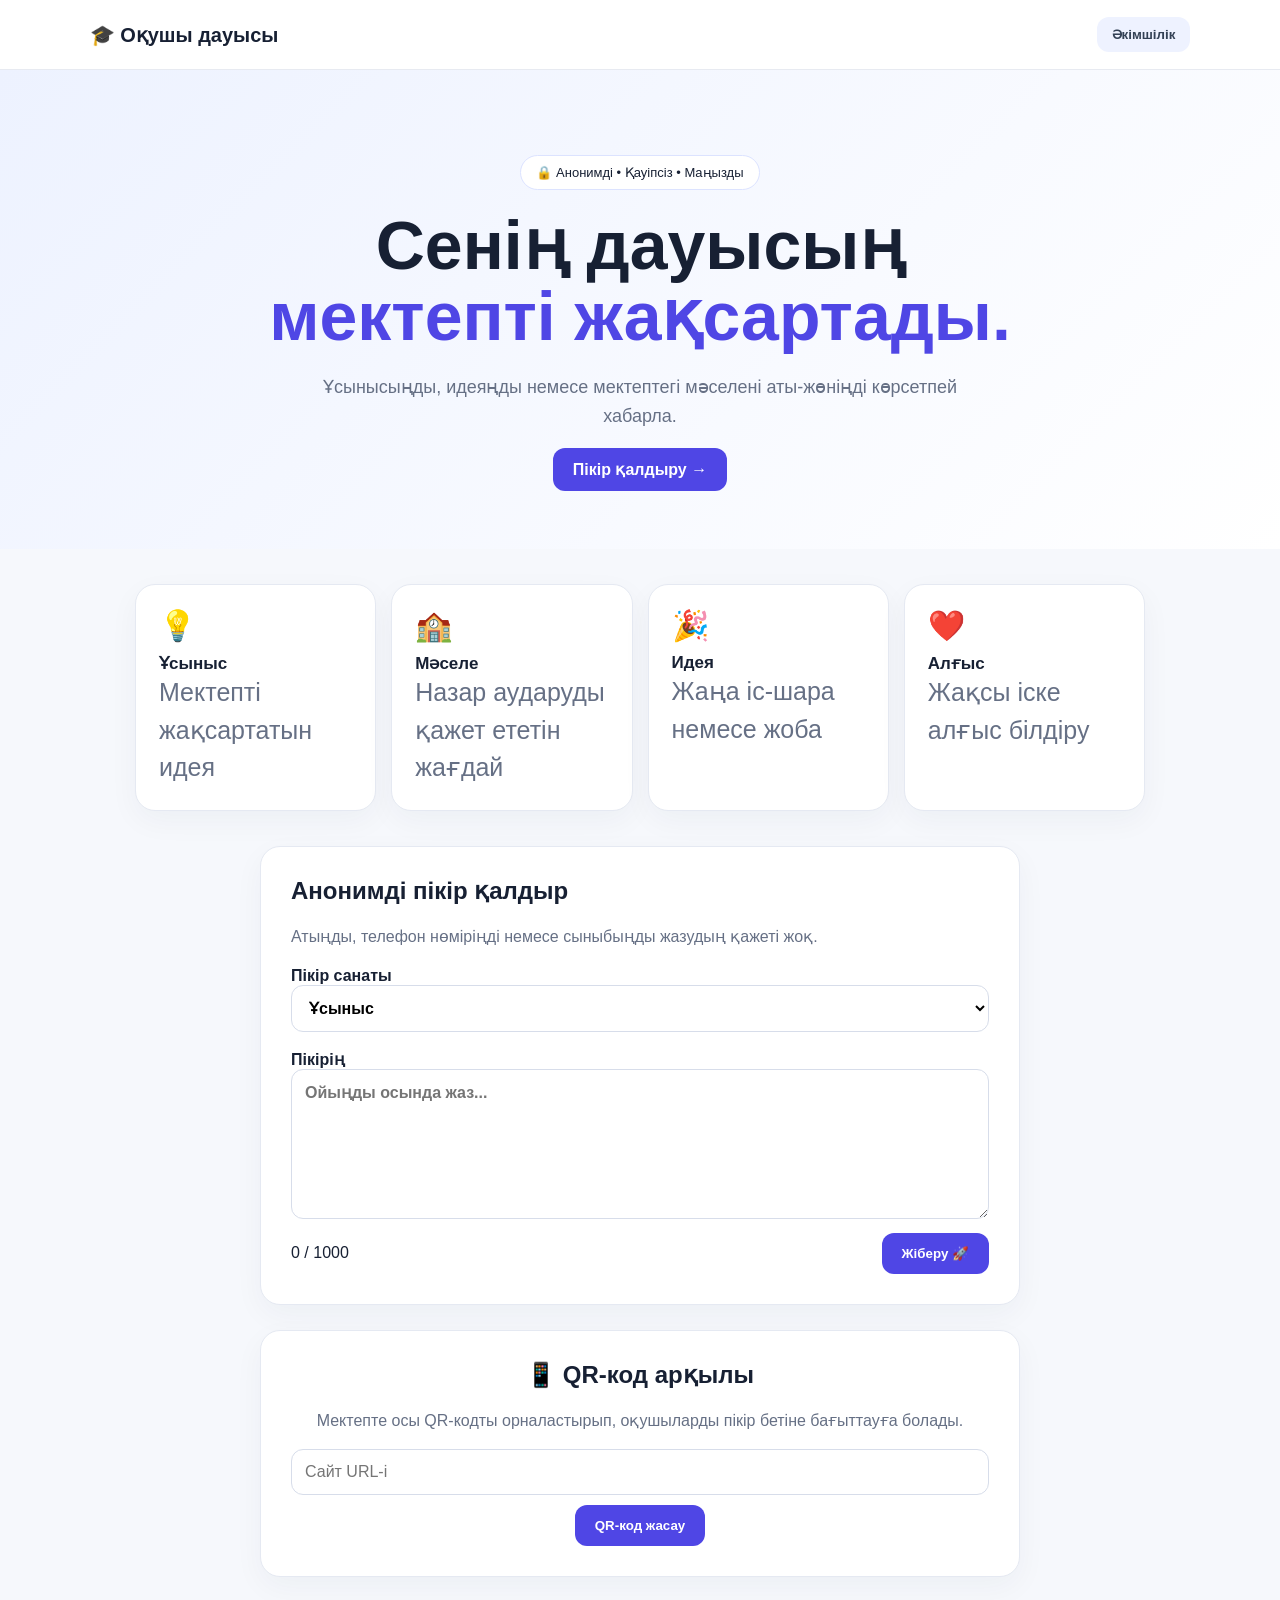
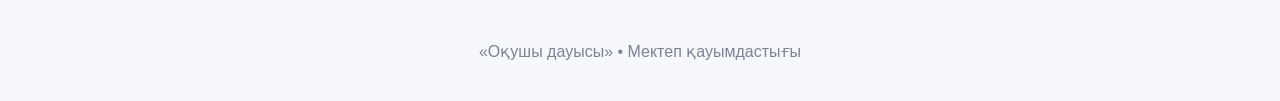
<file: index.html>
<!doctype html>
<html lang="kk"><head><meta charset="utf-8"><meta name="viewport" content="width=device-width,initial-scale=1">
<title>Оқушы дауысы</title><link rel="stylesheet" href="style.css"></head>
<body>
<header><div class="logo">🎓 Оқушы дауысы</div><button onclick="location.href='admin.html'">Әкімшілік</button></header>
<main>
<section class="hero"><div class="pill">🔒 Анонимді • Қауіпсіз • Маңызды</div><h1>Сенің дауысың<br><span>мектепті жақсартады.</span></h1><p>Ұсынысыңды, идеяңды немесе мектептегі мәселені аты-жөніңді көрсетпей хабарла.</p><a class="cta" href="#feedback">Пікір қалдыру →</a></section>
<section class="features"><article>💡<b>Ұсыныс</b><small>Мектепті жақсартатын идея</small></article><article>🏫<b>Мәселе</b><small>Назар аударуды қажет ететін жағдай</small></article><article>🎉<b>Идея</b><small>Жаңа іс-шара немесе жоба</small></article><article>❤️<b>Алғыс</b><small>Жақсы іске алғыс білдіру</small></article></section>
<section id="feedback" class="panel"><h2>Анонимді пікір қалдыр</h2><p>Атыңды, телефон нөміріңді немесе сыныбыңды жазудың қажеті жоқ.</p>
<form id="form"><label>Пікір санаты<select id="category"><option>Ұсыныс</option><option>Мәселе</option><option>Іс-шара идеясы</option><option>Алғыс</option><option>Басқа</option></select></label>
<label>Пікірің<textarea id="message" maxlength="1000" required placeholder="Ойыңды осында жаз..."></textarea></label><div class="bottom"><span id="count">0 / 1000</span><button class="cta" type="submit">Жіберу 🚀</button></div></form><div id="ok" class="ok">✅ Пікірің қабылданды. Рақмет!</div></section>
<section class="qr panel"><h2>📱 QR-код арқылы</h2><p>Мектепте осы QR-кодты орналастырып, оқушыларды пікір бетіне бағыттауға болады.</p><input id="url" placeholder="Сайт URL-і"><button onclick="qr()">QR-код жасау</button><div id="qr"></div></section>
</main><footer>«Оқушы дауысы» • Мектеп қауымдастығы</footer><script src="app.js"></script></body></html>
</file>
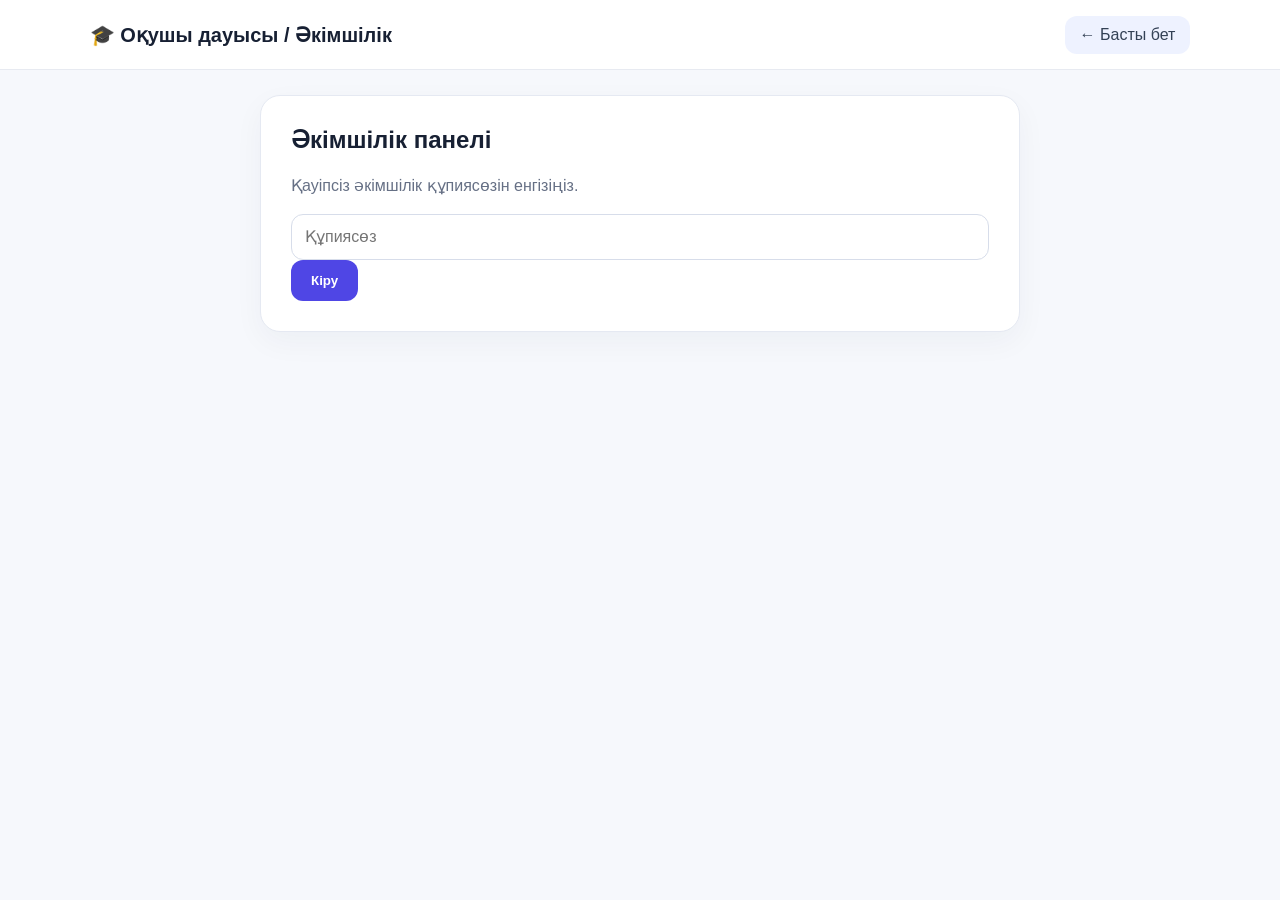
<file: admin.html>
<!doctype html><html lang="kk"><head><meta charset="utf-8"><meta name="viewport" content="width=device-width,initial-scale=1"><title>Әкімшілік | Оқушы дауысы</title><link rel="stylesheet" href="style.css"></head>
<body><header><div class="logo">🎓 Оқушы дауысы / Әкімшілік</div><a href="index.html">← Басты бет</a></header><main><section class="panel admin"><h1>Әкімшілік панелі</h1><div id="login"><p>Қауіпсіз әкімшілік құпиясөзін енгізіңіз.</p><input id="pass" type="password" placeholder="Құпиясөз"><button onclick="login()">Кіру</button></div>
<div id="dash" class="hide"><div class="stats"><div><b id="total">0</b><small>Барлық пікір</small></div><div><b id="new">0</b><small>Жаңа пікір</small></div></div><button class="danger" onclick="clearAll()">Барлығын өшіру</button><div id="list"></div></div></section></main><script src="admin.js"></script></body></html>
</file>
<file: style.css>
*{box-sizing:border-box}body{margin:0;background:#f6f8fc;color:#172033;font-family:Arial,sans-serif}header{height:70px;background:#fff;border-bottom:1px solid #e7eaf1;padding:0 7%;display:flex;align-items:center;justify-content:space-between;position:sticky;top:0;z-index:5}.logo{font-weight:800;font-size:20px}header button,header a{border:0;background:#eef2ff;color:#334155;padding:10px 15px;border-radius:12px;text-decoration:none;cursor:pointer}.hero{text-align:center;padding:85px 20px 70px;background:linear-gradient(135deg,#edf2ff,#fff)}.pill{display:inline-block;background:#fff;border:1px solid #dce3ff;padding:9px 15px;border-radius:50px;font-size:13px}.hero h1{font-size:clamp(40px,7vw,68px);line-height:1.05;margin:20px 0}.hero h1 span{color:#4f46e5}.hero p{max-width:680px;margin:0 auto 30px;color:#667085;font-size:18px;line-height:1.6}.cta,button{border:0;border-radius:12px;padding:13px 20px;background:#4f46e5;color:white;font-weight:700;cursor:pointer;text-decoration:none}.features{max-width:1050px;margin:35px auto;display:grid;grid-template-columns:repeat(4,1fr);gap:15px;padding:0 20px}.features article,.panel{background:#fff;border:1px solid #e5e9f2;border-radius:20px;padding:23px;box-shadow:0 10px 30px #15234d0b}.features article{font-size:30px}.features b,.features small{display:block}.features b{font-size:17px;margin-top:10px}.features small,.panel p{color:#667085;line-height:1.5}.panel{max-width:760px;margin:25px auto;padding:30px}.panel h1,.panel h2{margin-top:0}label{display:block;font-weight:700;margin:18px 0 8px}input,select,textarea{width:100%;padding:13px;border:1px solid #d7ddea;border-radius:12px;font:inherit;background:#fff}textarea{min-height:150px;resize:vertical}.bottom{display:flex;align-items:center;justify-content:space-between;margin-top:10px}.ok{display:none;background:#dcfce7;color:#166534;padding:14px;border-radius:12px;margin-top:18px}.qr{text-align:center}.qr button{margin-top:10px}.qr img{display:block;margin:20px auto}.stats{display:grid;grid-template-columns:1fr 1fr;gap:15px;margin:20px 0}.stats div{background:#f4f6fb;border-radius:14px;padding:18px}.stats b,.stats small{display:block}.stats b{font-size:32px}.item{border:1px solid #e3e7ef;border-radius:14px;padding:15px;margin:12px 0}.meta{color:#667085;font-size:13px;margin-bottom:7px}.danger{background:#dc2626;margin:10px 0 20px}.hide{display:none}footer{text-align:center;color:#7b8495;padding:40px}@media(max-width:700px){.features{grid-template-columns:1fr 1fr}.panel{margin:20px 12px}.hero{padding-top:55px}}@media(max-width:430px){.features{grid-template-columns:1fr}.bottom{gap:10px;align-items:stretch;flex-direction:column}}
</file>
